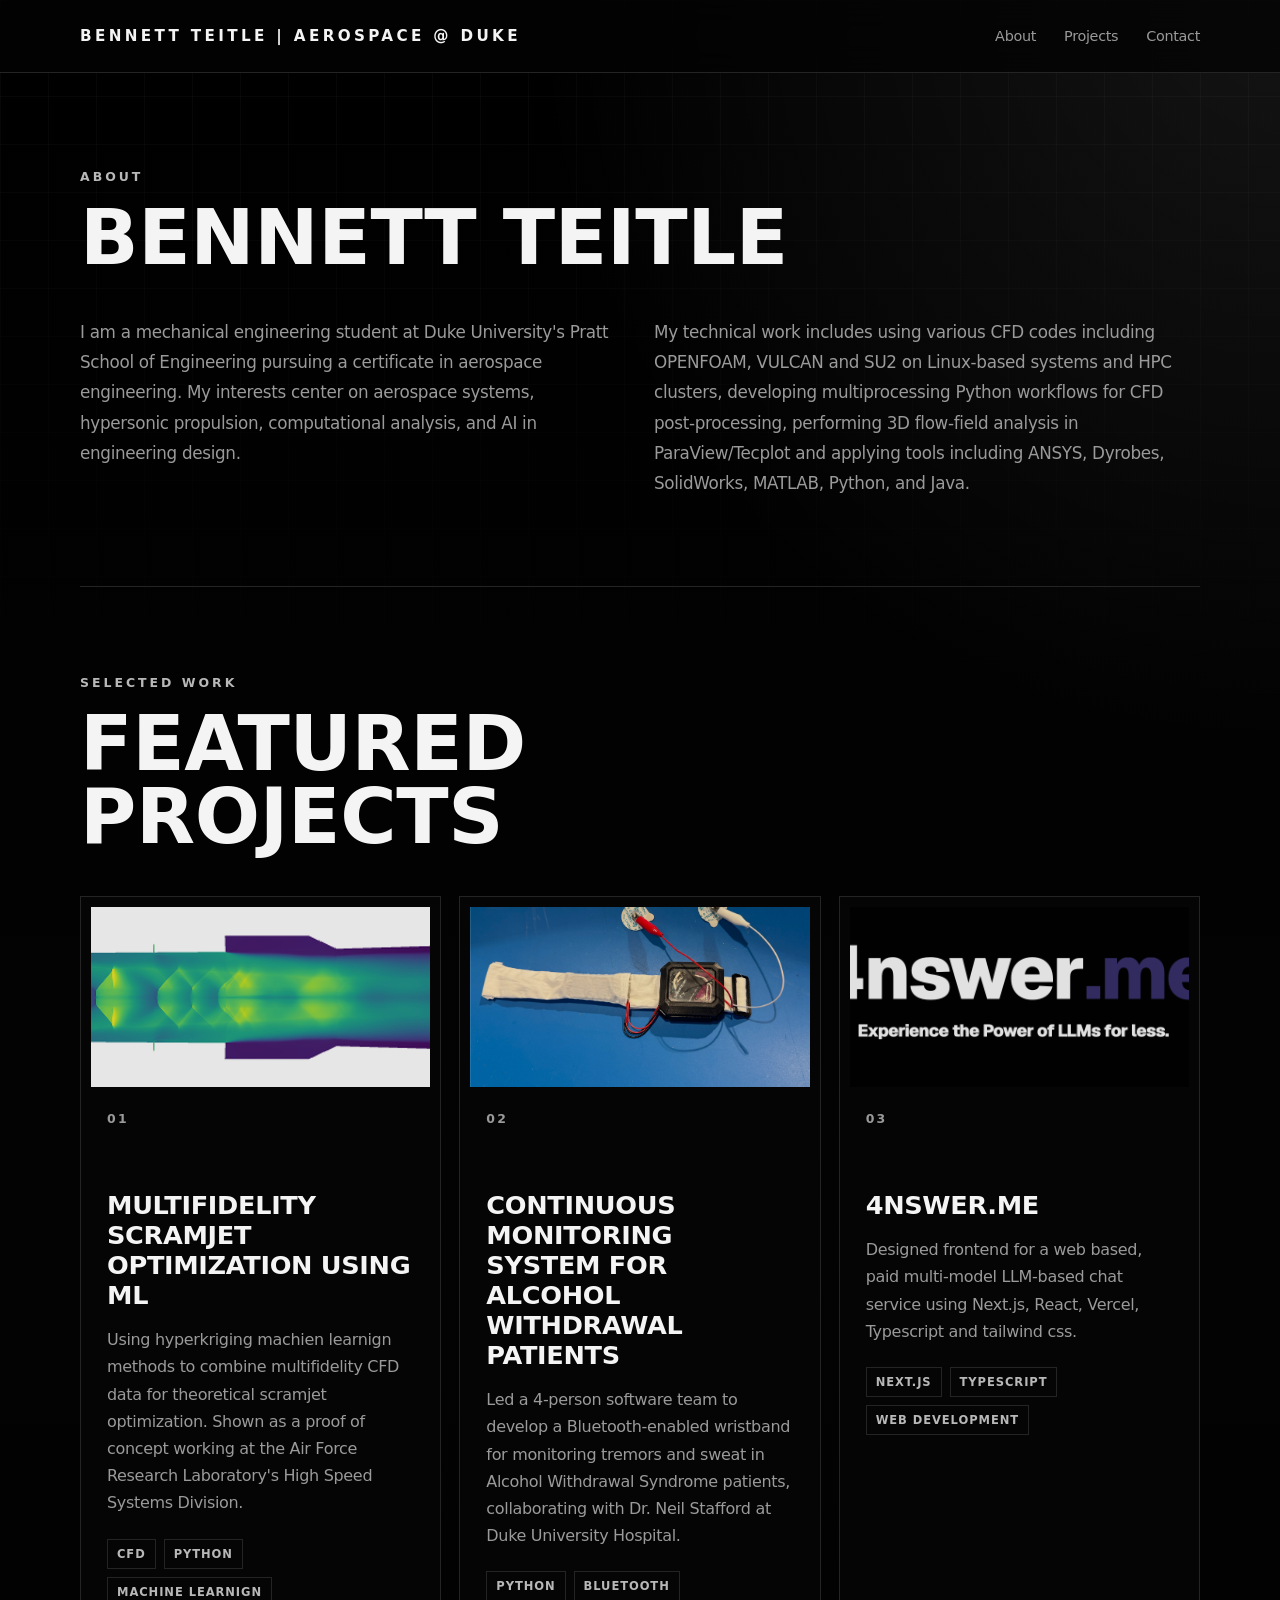
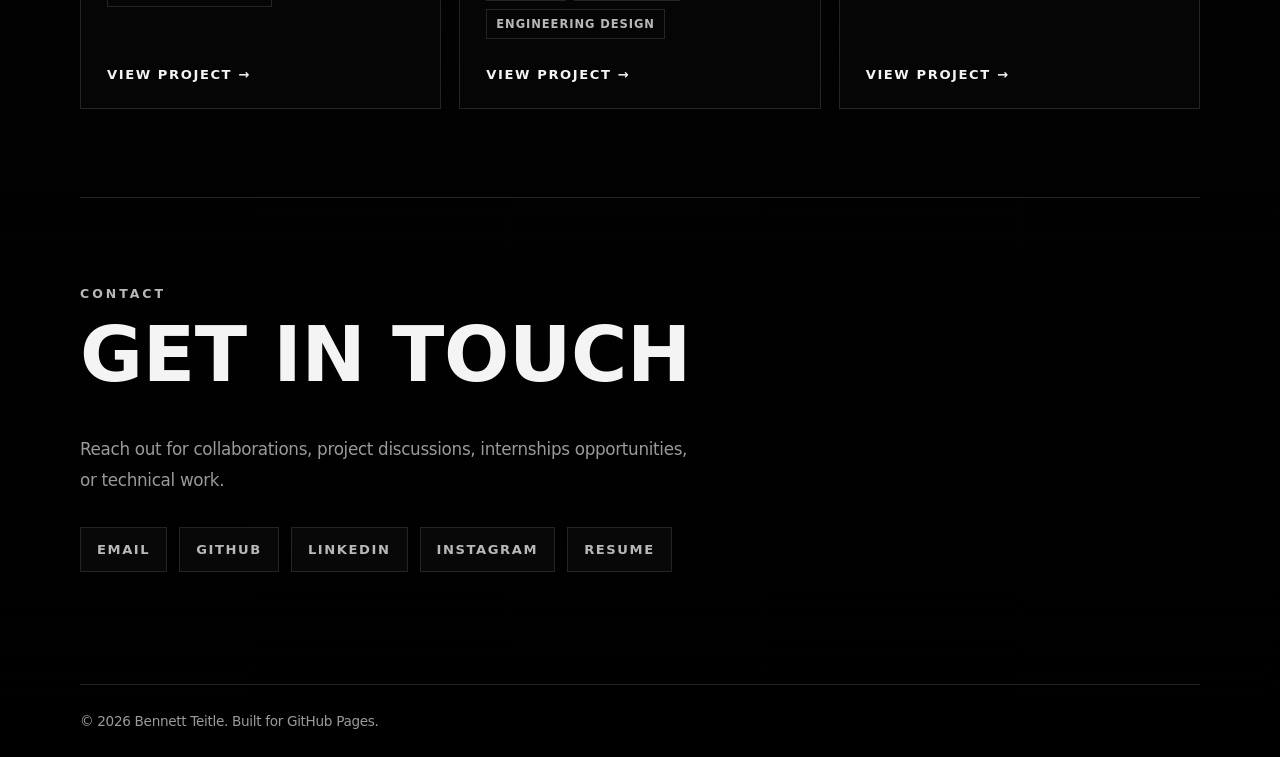
<file: index.html>
<!doctype html>
<html lang="en">
  <head>
    <meta charset="UTF-8" />
    <meta name="viewport" content="width=device-width, initial-scale=1.0" />
    <title>Bennett Teitle | Portfolio</title>
    <meta
      name="description"
      content="Portfolio website for Bennett Teitle featuring projects, background, and contact links."
    />
    <link rel="stylesheet" href="styles.css" />
  </head>

  <body>
    <header class="site-header">
      <nav class="nav">
        <a href="#" class="logo">BENNETT TEITLE | AEROSPACE @ DUKE</a>

        <div class="nav-links">
          <a href="#about">About</a>
          <a href="#projects">Projects</a>
          <a href="#contact">Contact</a>
        </div>
      </nav>
    </header>

    <main>
      <section id="about" class="section first-section">
        <div class="section-heading">
          <p class="eyebrow">About</p>
          <h1>Bennett Teitle</h1>
        </div>

        <div class="about-grid">
          <p>
            I am a mechanical engineering student at Duke University's Pratt
            School of Engineering pursuing a certificate in aerospace
            engineering. My interests center on aerospace systems, hypersonic propulsion,
            computational analysis, and AI in engineering design.
          </p>

          <p>
            My technical work includes using various CFD codes including OPENFOAM, VULCAN and SU2 on
            Linux-based systems and HPC clusters, developing multiprocessing Python
            workflows for CFD post-processing, performing 3D flow-field analysis
            in ParaView/Tecplot and applying tools including ANSYS, Dyrobes,
            SolidWorks, MATLAB, Python, and Java.
          </p>

        </div>
      </section>

      <section id="projects" class="section">
        <div class="section-heading">
          <p class="eyebrow">Selected Work</p>
          <h2>Featured projects</h2>
        </div>

        <div class="project-grid">
          <article class="project-card">
            <div class="project-number">01</div>
            <h3>Multifidelity Scramjet Optimization using ML</h3>
            <p>
              Using hyperkriging machien learnign methods to combine multifidelity CFD data for theoretical scramjet optimization. 
              Shown as a proof of concept working at the Air Force Research Laboratory's High Speed Systems Division.
            </p>
            <div class="tags">
              <span>CFD</span>
              <span>Python</span>
              <span>Machine Learnign</span>
            </div>
            <a href="scramjet-optimization.html" class="project-link">View Project</a>
          </article>

          <article class="project-card">
            <div class="project-number">02</div>
            <h3>Continuous Monitoring System for Alcohol Withdrawal Patients</h3>
            <p>
              Led a 4-person software team to develop a Bluetooth-enabled wristband for monitoring tremors and sweat in Alcohol Withdrawal Syndrome patients, 
              collaborating with Dr. Neil Stafford at Duke University Hospital.
            </p>
            <div class="tags">
              <span>Python</span>
              <span>Bluetooth</span>
              <span>Engineering Design</span>
            </div>
            <a href="alcohol-withdrawal-monitor.html" class="project-link">View Project</a>
          </article>

          <article class="project-card">
            <div class="project-number">03</div>
            <h3>4nswer.me</h3>
            <p>
              Designed frontend for a web based, paid multi-model LLM-based chat service using Next.js, React, Vercel, Typescript and tailwind css.
            </p>
            <div class="tags">
              <span>Next.js</span>
              <span>Typescript</span>
              <span>Web Development</span>
            </div>
            <a href="4nswerme.html" class="project-link">View Project</a>
          </article>
        </div>
      </section>

      <section id="contact" class="section contact-section">
        <div class="section-heading">
          <p class="eyebrow">Contact</p>
          <h2>Get in touch</h2>
        </div>

        <p class="contact-copy">
          Reach out for collaborations, project discussions, internships opportunities, or technical work.
        </p>

        <div class="contact-links">
          <a href="mailto:bennett.teitle@duke.edu">Email</a>
          <a
            href="https://github.com/yf23-enthusiast"
            target="_blank"
            rel="noreferrer"
          >
            GitHub
          </a>
          <a
            href="https://www.linkedin.com/in/bennett-teitle-175110246/"
            target="_blank"
            rel="noreferrer"
          >
            LinkedIn
          </a>
          <a href="https://www.instagram.com/bennett_teitle/" target="_blank" rel="noreferrer">
            Instagram
          </a>
          <a href="#" target="_blank" rel="noreferrer">Resume</a>
        </div>
      </section>
    </main>

    <footer class="footer">
      <p>© 2026 Bennett Teitle. Built for GitHub Pages.</p>
    </footer>
  </body>
</html>
</file>
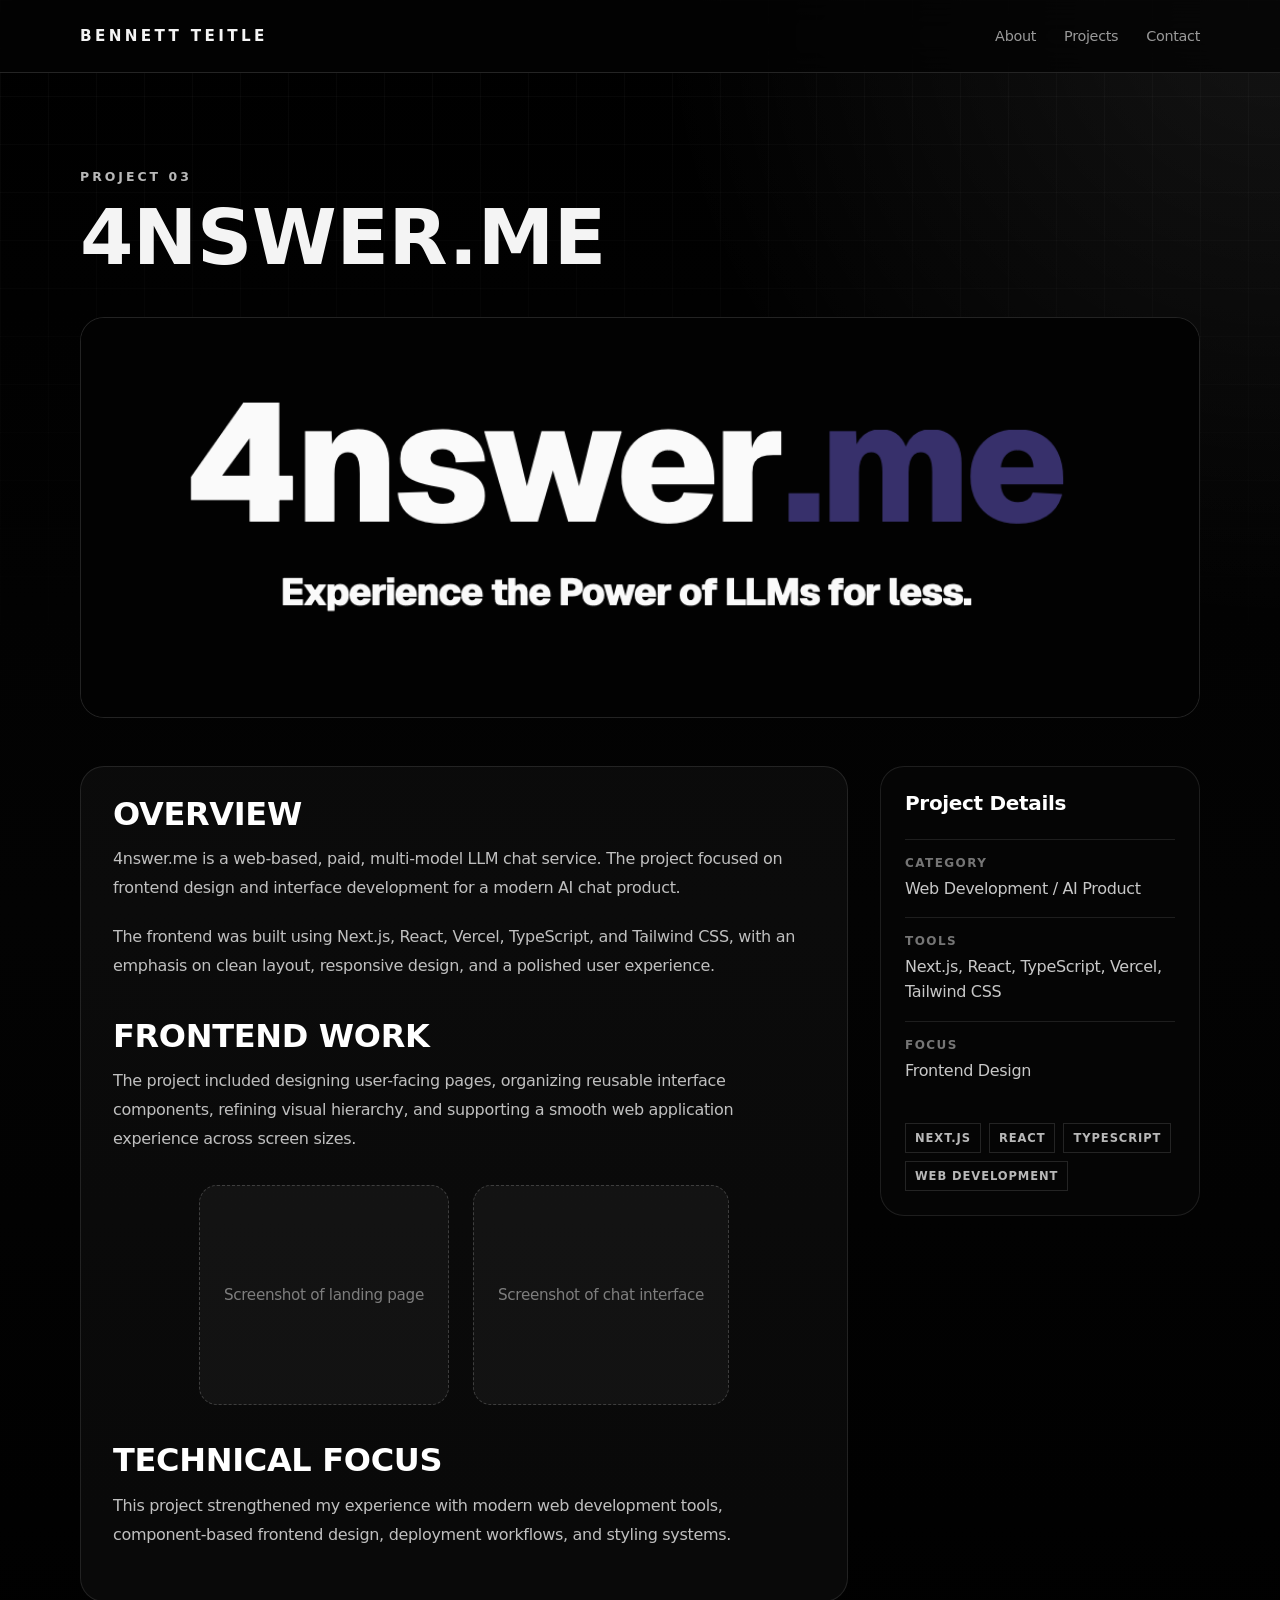
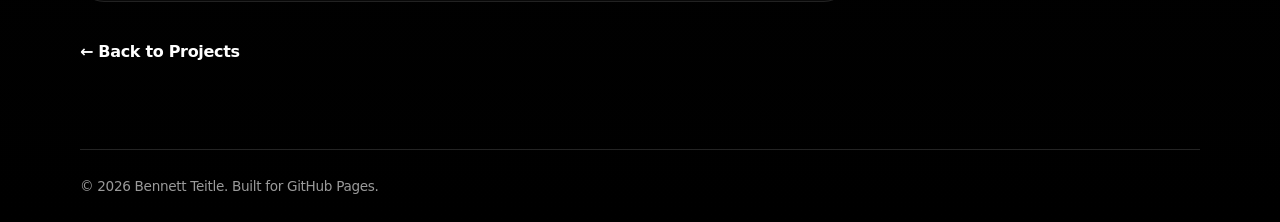
<file: 4nswerme.html>
<!doctype html>
<html lang="en">
  <head>
    <meta charset="UTF-8" />
    <meta name="viewport" content="width=device-width, initial-scale=1.0" />
    <title>4nswer.me | Bennett Teitle</title>
    <meta
      name="description"
      content="Frontend design project for 4nswer.me, a paid multi-model LLM chat service."
    />
    <link rel="stylesheet" href="styles.css" />
  </head>

  <body>
    <header class="site-header">
      <nav class="nav">
        <a href="index.html" class="logo">BENNETT TEITLE</a>

        <div class="nav-links">
          <a href="index.html#about">About</a>
          <a href="index.html#projects">Projects</a>
          <a href="index.html#contact">Contact</a>
        </div>
      </nav>
    </header>

    <main>
      <section class="section first-section project-detail">
        <div class="section-heading">
          <p class="eyebrow">Project 03</p>
          <h1>4nswer.me</h1>
        </div>

        <div class="project-hero-image">
          <img src="4nswerme.png" alt="4nswer.me website preview" />
        </div>

        <div class="project-detail-grid">
          <div class="project-detail-main">
            <h2>Overview</h2>
            <p>
              4nswer.me is a web-based, paid, multi-model LLM chat service. The
              project focused on frontend design and interface development for a
              modern AI chat product.
            </p>

            <p>
              The frontend was built using Next.js, React, Vercel, TypeScript,
              and Tailwind CSS, with an emphasis on clean layout, responsive
              design, and a polished user experience.
            </p>

            <h2>Frontend Work</h2>
            <p>
              The project included designing user-facing pages, organizing
              reusable interface components, refining visual hierarchy, and
              supporting a smooth web application experience across screen
              sizes.
            </p>

            <div class="image-row">
              <div class="image-placeholder">
                <p>Screenshot of landing page</p>
              </div>
              <div class="image-placeholder">
                <p>Screenshot of chat interface</p>
              </div>
            </div>

            <h2>Technical Focus</h2>
            <p>
              This project strengthened my experience with modern web
              development tools, component-based frontend design, deployment
              workflows, and styling systems.
            </p>
          </div>

          <aside class="project-detail-sidebar">
            <h3>Project Details</h3>

            <div class="detail-item">
              <span>Category</span>
              <p>Web Development / AI Product</p>
            </div>

            <div class="detail-item">
              <span>Tools</span>
              <p>Next.js, React, TypeScript, Vercel, Tailwind CSS</p>
            </div>

            <div class="detail-item">
              <span>Focus</span>
              <p>Frontend Design</p>
            </div>

            <div class="tags detail-tags">
              <span>Next.js</span>
              <span>React</span>
              <span>TypeScript</span>
              <span>Web Development</span>
            </div>
          </aside>
        </div>

        <a href="index.html#projects" class="back-link">← Back to Projects</a>
      </section>
    </main>

    <footer class="footer">
      <p>© 2026 Bennett Teitle. Built for GitHub Pages.</p>
    </footer>
  </body>
</html>
</file>
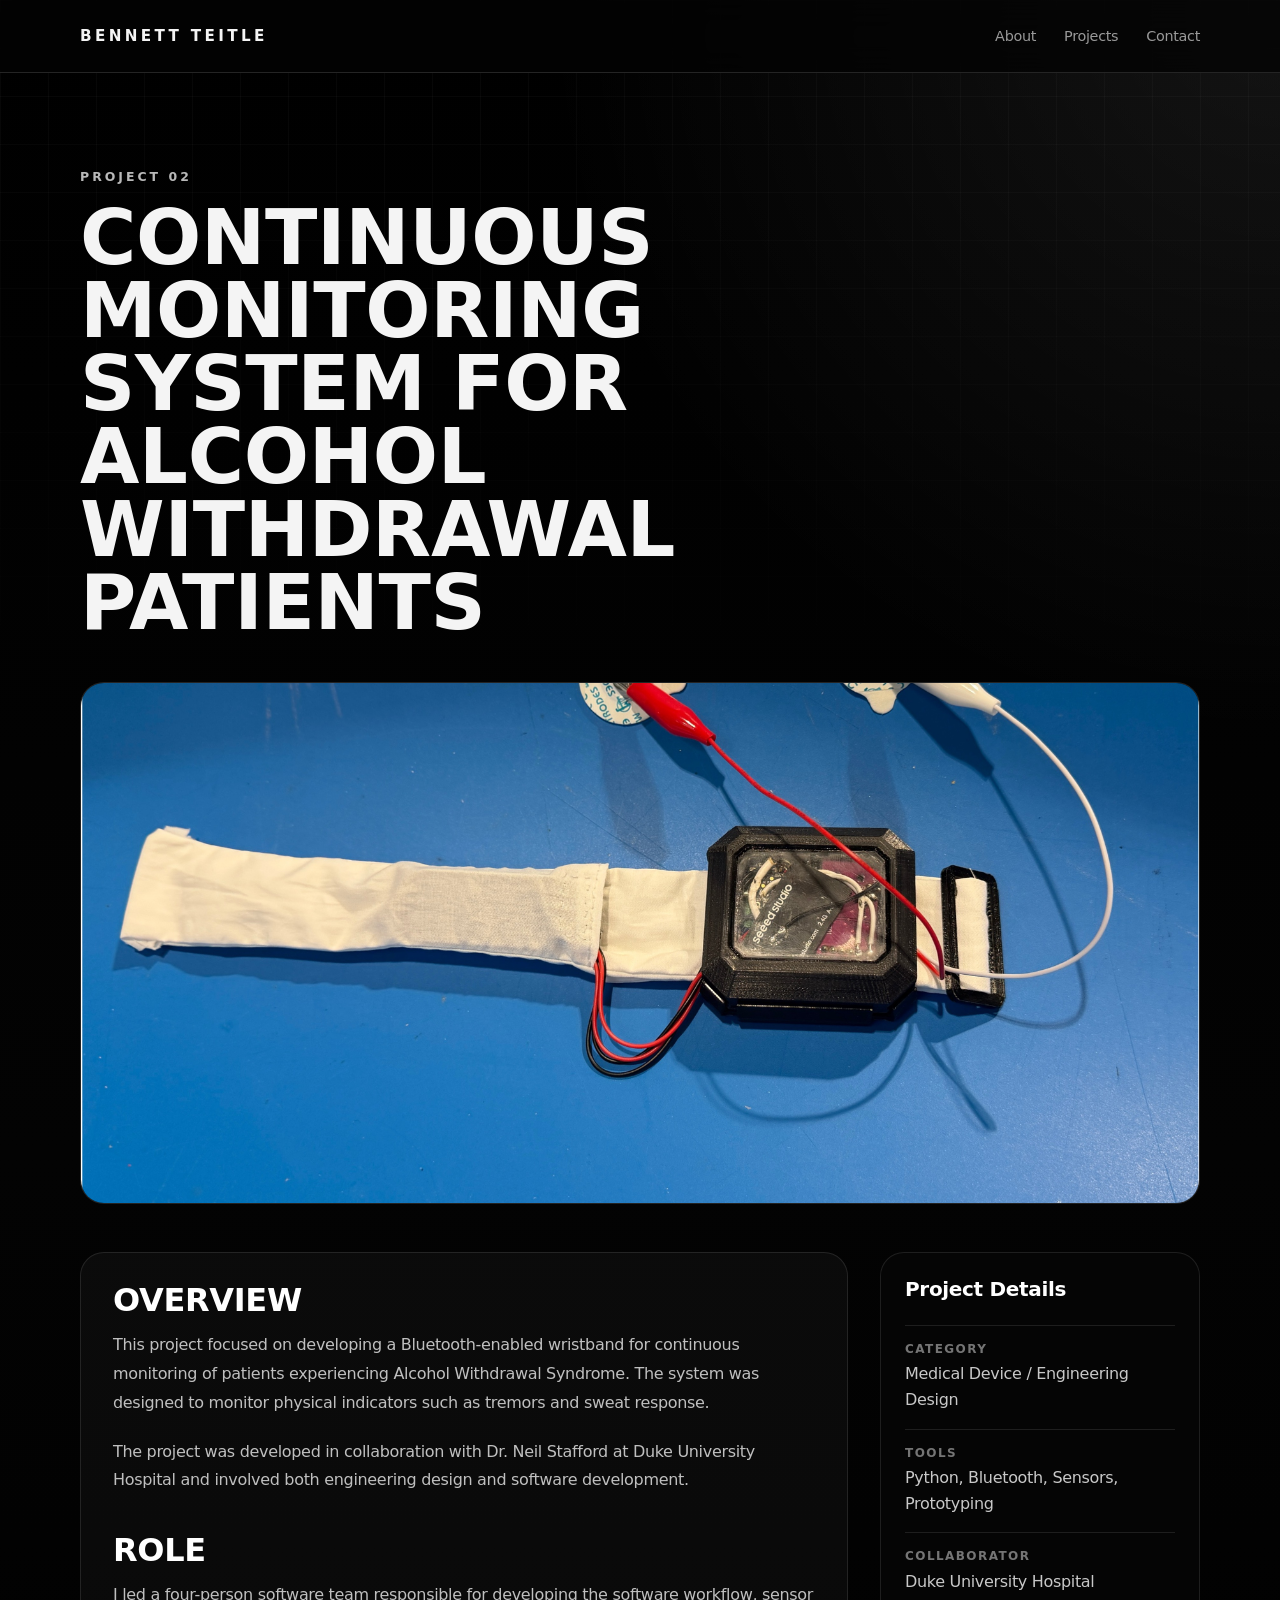
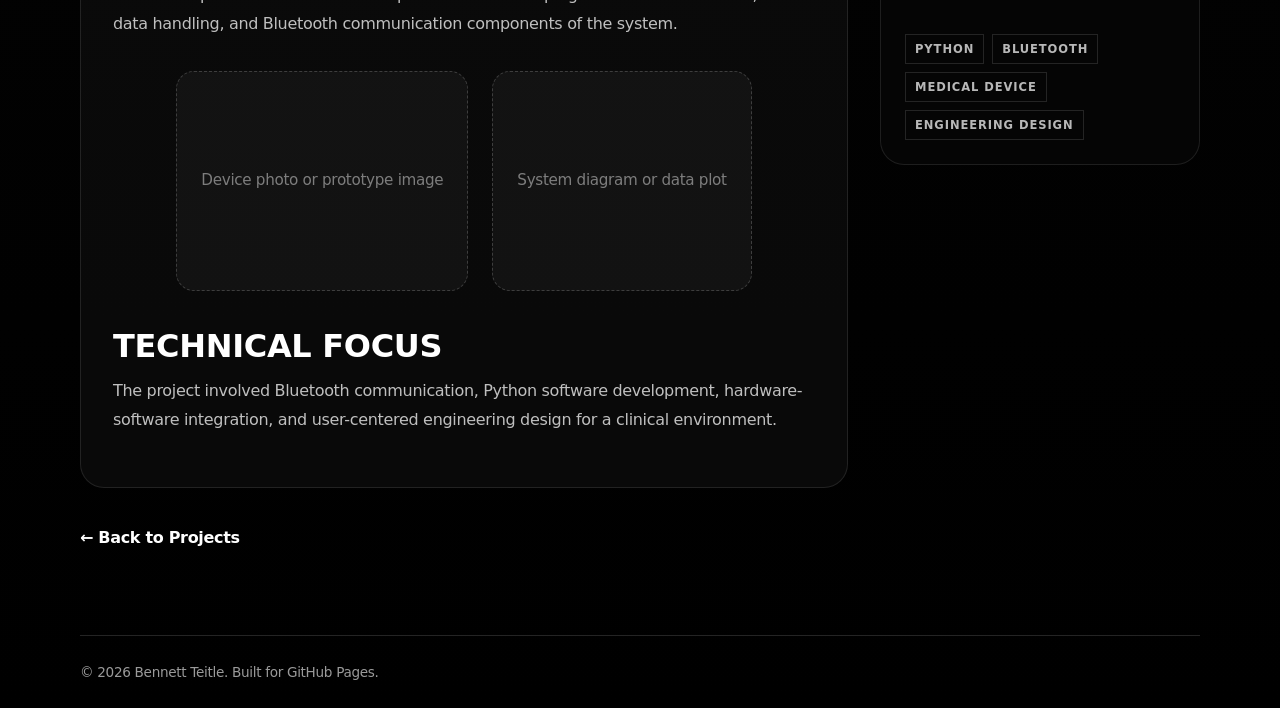
<file: alcohol-withdrawal-monitor.html>
<!doctype html>
<html lang="en">
  <head>
    <meta charset="UTF-8" />
    <meta name="viewport" content="width=device-width, initial-scale=1.0" />
    <title>Alcohol Withdrawal Monitoring System | Bennett Teitle</title>
    <meta
      name="description"
      content="Continuous monitoring system for Alcohol Withdrawal Syndrome patients."
    />
    <link rel="stylesheet" href="styles.css" />
  </head>

  <body>
    <header class="site-header">
      <nav class="nav">
        <a href="index.html" class="logo">BENNETT TEITLE</a>

        <div class="nav-links">
          <a href="index.html#about">About</a>
          <a href="index.html#projects">Projects</a>
          <a href="index.html#contact">Contact</a>
        </div>
      </nav>
    </header>

    <main>
      <section class="section first-section project-detail">
        <div class="section-heading">
          <p class="eyebrow">Project 02</p>
          <h1>Continuous Monitoring System for Alcohol Withdrawal Patients</h1>
        </div>

        <div class="project-hero-image">
          <img
            src="Band.jpg"
            alt="Bluetooth-enabled wristband monitoring device"
          />
        </div>

        <div class="project-detail-grid">
          <div class="project-detail-main">
            <h2>Overview</h2>
            <p>
              This project focused on developing a Bluetooth-enabled wristband
              for continuous monitoring of patients experiencing Alcohol
              Withdrawal Syndrome. The system was designed to monitor physical
              indicators such as tremors and sweat response.
            </p>

            <p>
              The project was developed in collaboration with Dr. Neil Stafford
              at Duke University Hospital and involved both engineering design
              and software development.
            </p>

            <h2>Role</h2>
            <p>
              I led a four-person software team responsible for developing the
              software workflow, sensor data handling, and Bluetooth
              communication components of the system.
            </p>

            <div class="image-row">
              <div class="image-placeholder">
                <p>Device photo or prototype image</p>
              </div>
              <div class="image-placeholder">
                <p>System diagram or data plot</p>
              </div>
            </div>

            <h2>Technical Focus</h2>
            <p>
              The project involved Bluetooth communication, Python software
              development, hardware-software integration, and user-centered
              engineering design for a clinical environment.
            </p>
          </div>

          <aside class="project-detail-sidebar">
            <h3>Project Details</h3>

            <div class="detail-item">
              <span>Category</span>
              <p>Medical Device / Engineering Design</p>
            </div>

            <div class="detail-item">
              <span>Tools</span>
              <p>Python, Bluetooth, Sensors, Prototyping</p>
            </div>

            <div class="detail-item">
              <span>Collaborator</span>
              <p>Duke University Hospital</p>
            </div>

            <div class="tags detail-tags">
              <span>Python</span>
              <span>Bluetooth</span>
              <span>Medical Device</span>
              <span>Engineering Design</span>
            </div>
          </aside>
        </div>

        <a href="index.html#projects" class="back-link">← Back to Projects</a>
      </section>
    </main>

    <footer class="footer">
      <p>© 2026 Bennett Teitle. Built for GitHub Pages.</p>
    </footer>
  </body>
</html>
</file>
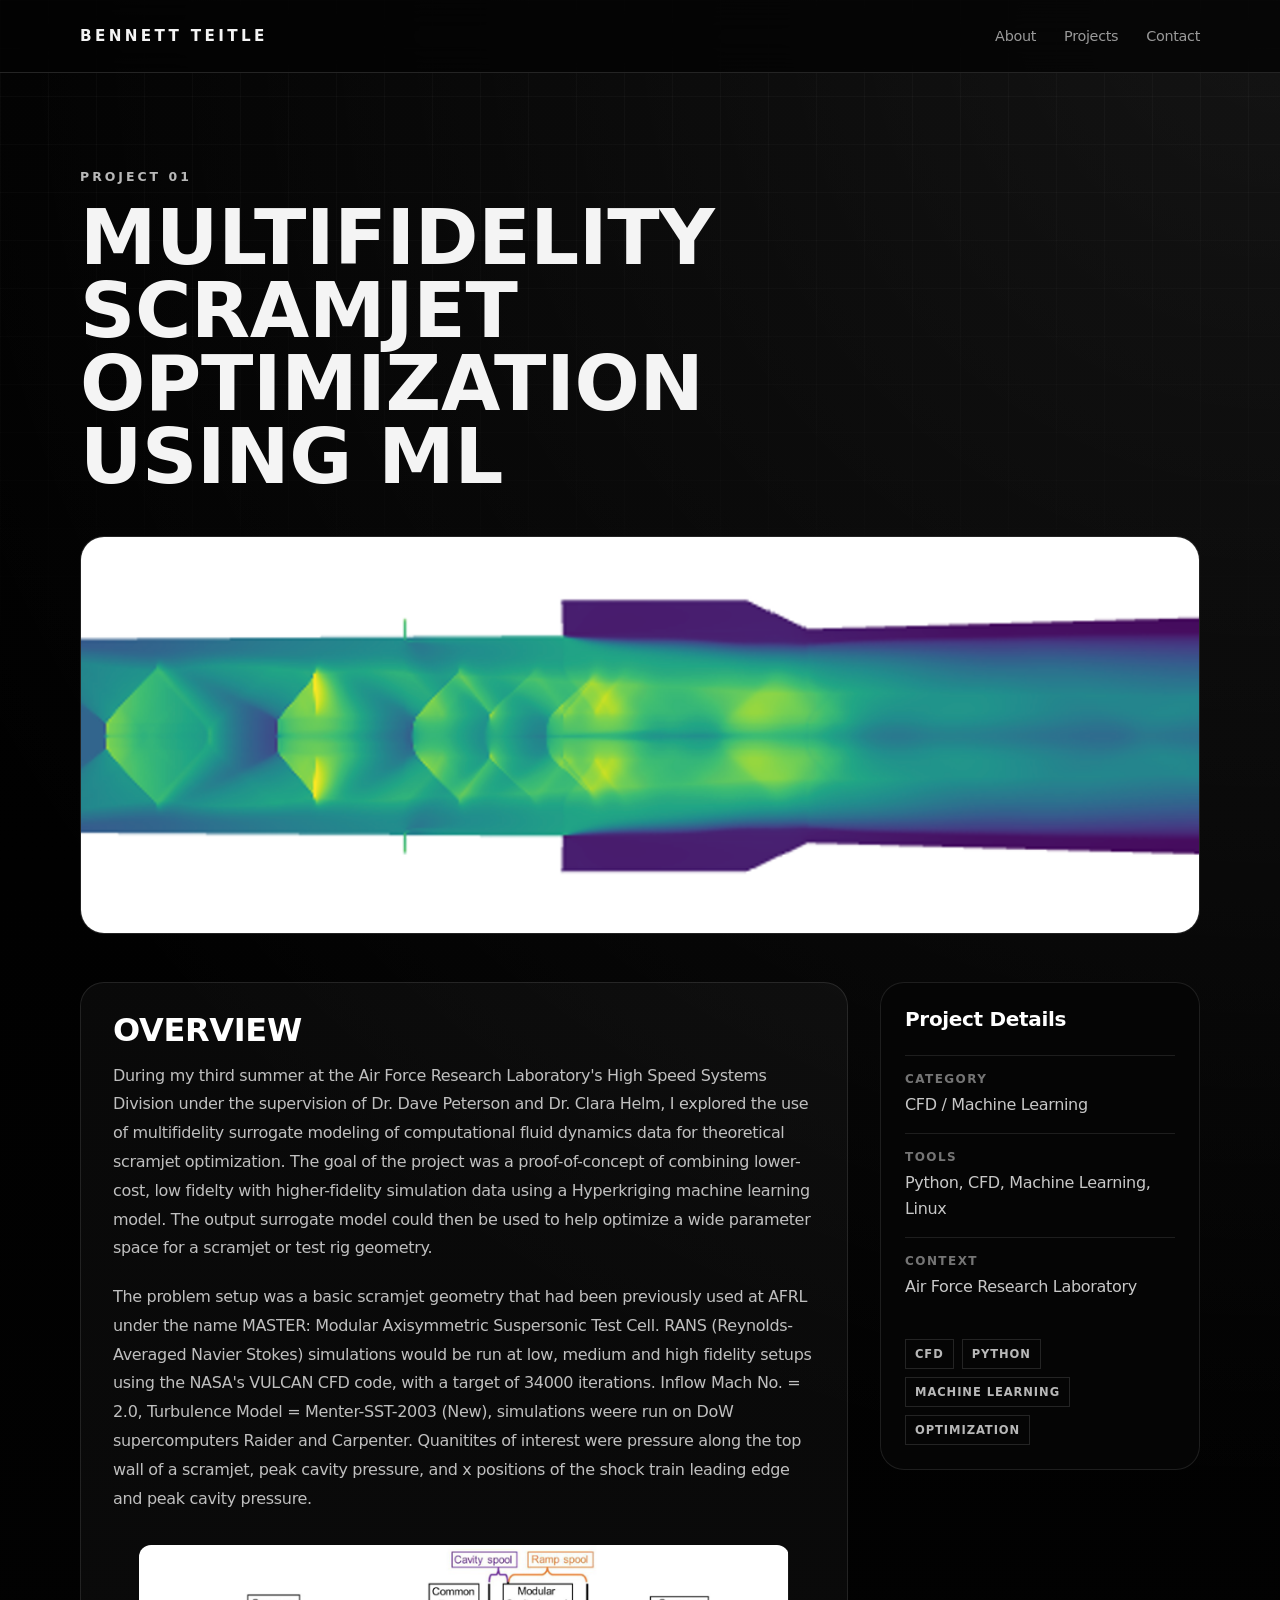
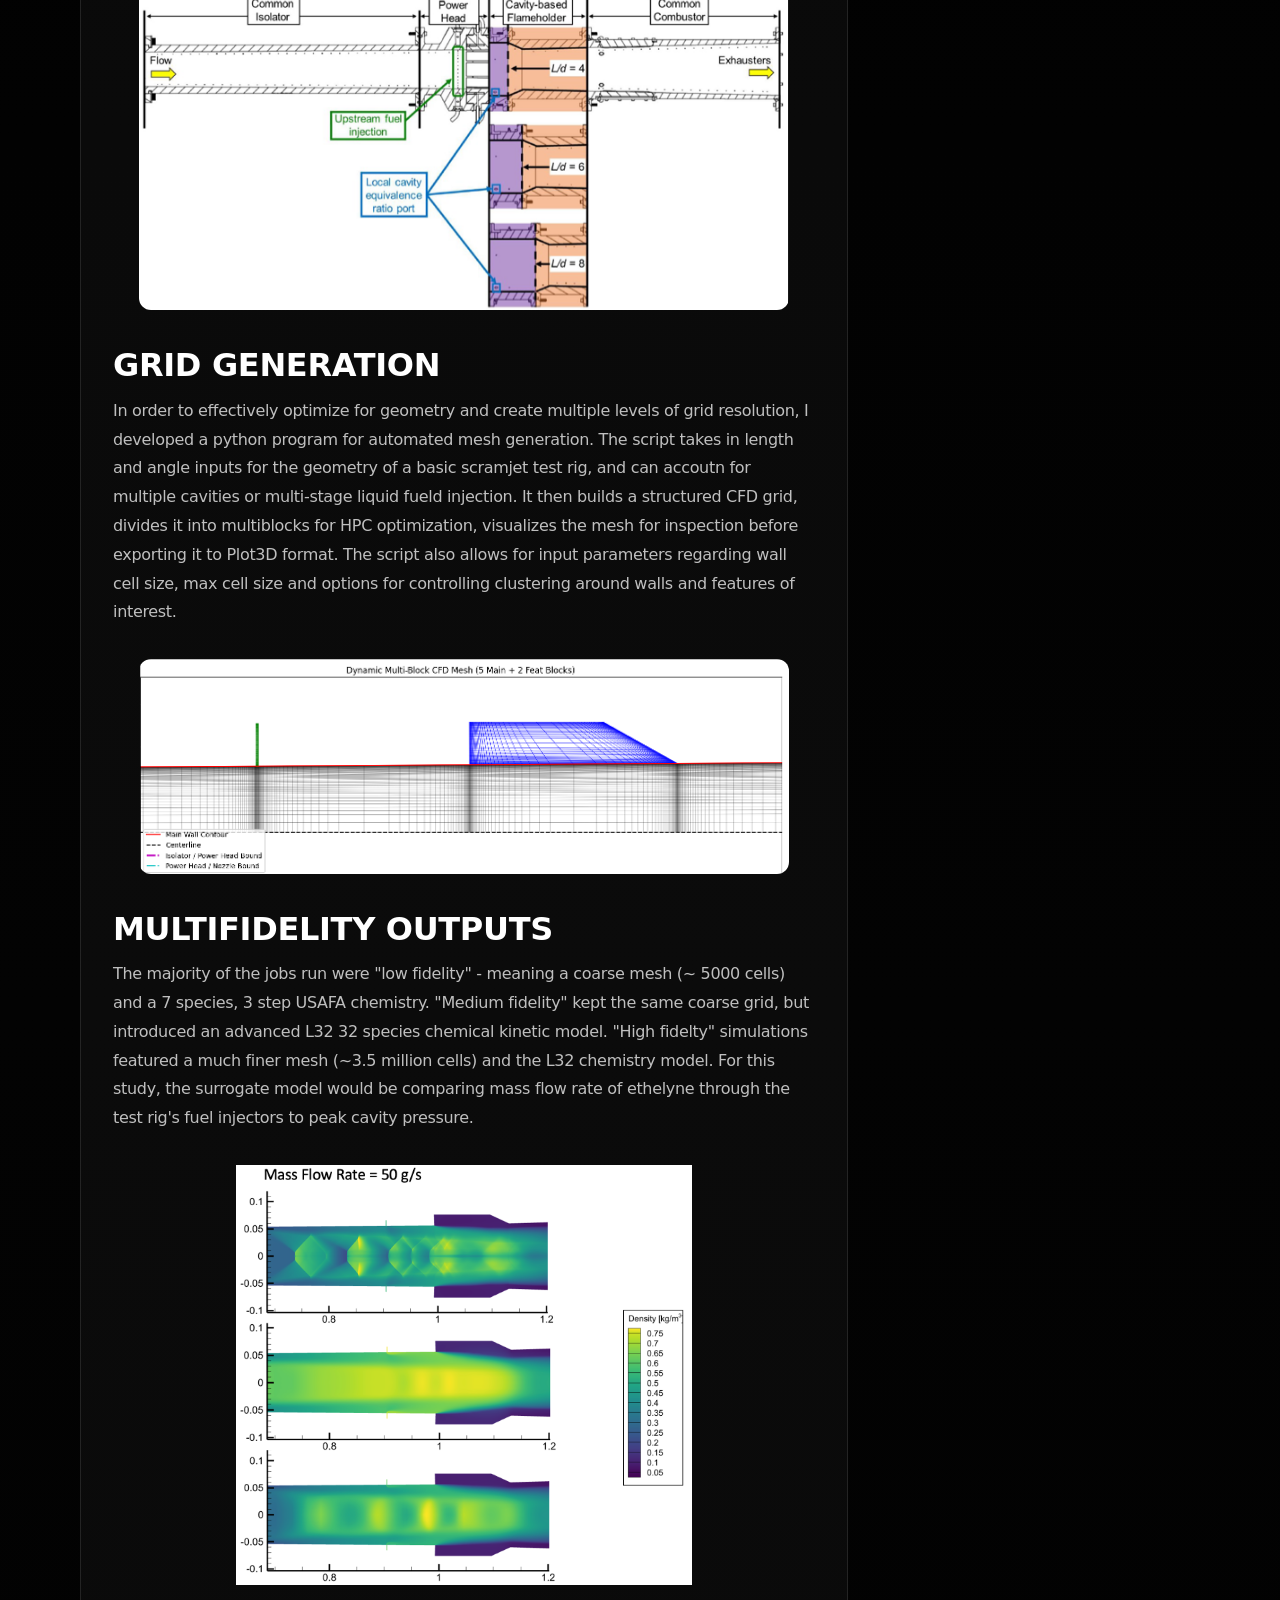
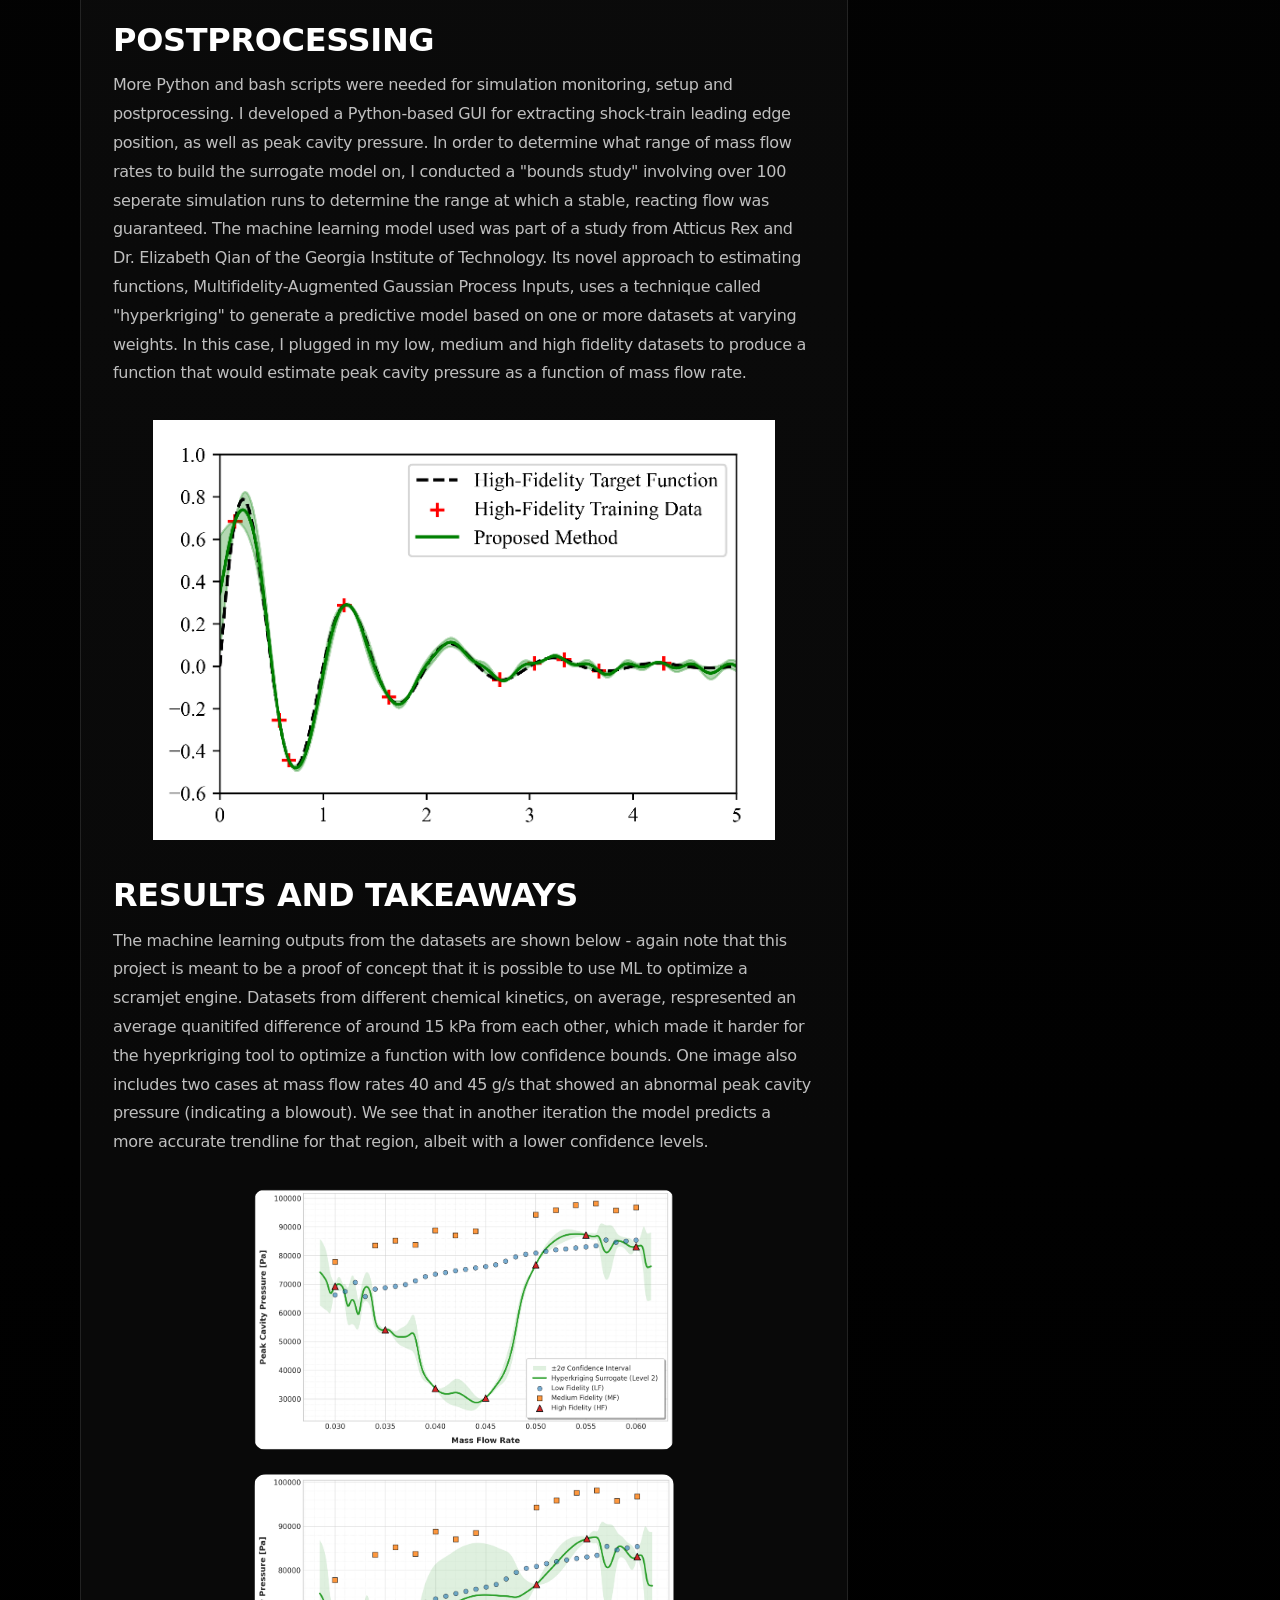
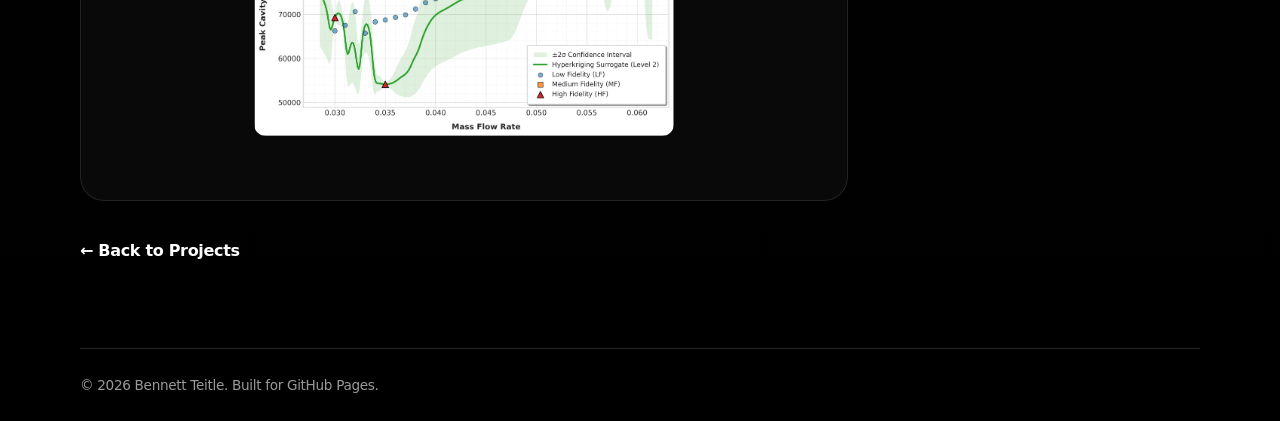
<file: scramjet-optimization.html>
<!doctype html>
<html lang="en">
  <head>
    <meta charset="UTF-8" />
    <meta name="viewport" content="width=device-width, initial-scale=1.0" />
    <title>Scramjet Optimization | Bennett Teitle</title>
    <meta
      name="description"
      content="Multifidelity scramjet optimization project using machine learning and CFD data."
    />
    <link rel="stylesheet" href="styles.css" />
  </head>

  <body>
    <header class="site-header">
      <nav class="nav">
        <a href="index.html" class="logo">BENNETT TEITLE</a>

        <div class="nav-links">
          <a href="index.html#about">About</a>
          <a href="index.html#projects">Projects</a>
          <a href="index.html#contact">Contact</a>
        </div>
      </nav>
    </header>

    <main>
      <section class="section first-section project-detail">
        <div class="section-heading">
          <p class="eyebrow">Project 01</p>
          <h1>Multifidelity Scramjet Optimization using ML</h1>
        </div>

        <div class="project-hero-image">
          <img
            src="MLscramjet.png"
            alt="Visualization related to multifidelity scramjet optimization"
          />
        </div>

        <div class="project-detail-grid">
          <div class="project-detail-main">
            <h2>Overview</h2>
            <p>
              During my third summer at the Air Force Research Laboratory's High Speed Systems Division under the 
              supervision of Dr. Dave Peterson and Dr. Clara Helm, I explored the use of multifidelity surrogate modeling of computational fluid
              dynamics data for theoretical scramjet optimization. The goal of the project was a proof-of-concept 
              of combining lower-cost, low fidelty with higher-fidelity simulation data using a Hyperkriging machine learning model. The output surrogate model could then 
              be used to help optimize a wide parameter space for a scramjet or test rig geometry.
            </p>
            
            <p>
              The problem setup was a basic scramjet geometry that had been previously used at AFRL under the name MASTER: Modular Axisymmetric Suspersonic Test Cell. 
              RANS (Reynolds-Averaged Navier Stokes) simulations would be run at low, medium and high fidelity setups using the NASA's VULCAN CFD code, with a target of 34000 iterations.
              Inflow Mach No. = 2.0, Turbulence Model = Menter-SST-2003 (New), simulations weere run on DoW supercomputers Raider and Carpenter. Quanitites of interest were pressure along
              the top wall of a scramjet, peak cavity pressure, and x positions of the shock train leading edge and peak cavity pressure. 
            </p>
            
            <div class="image-row">
                <img
                  src="scramjet_images/master.png"
                  alt="MASTER scramjet test-cell geometry used for CFD simulations"
                  class="project-inline-image"
                />
            </div>

            <h2>Grid Generation</h2>
            <p>
              In order to effectively optimize for geometry and create multiple levels of grid resolution, I developed a python program for automated mesh generation. 
              The script takes in length and angle inputs for the geometry of a basic scramjet test rig, and can accoutn for multiple cavities or multi-stage liquid fueld injection.
              It then builds a structured CFD grid, divides it into multiblocks for HPC optimization, visualizes the mesh for inspection before exporting it to Plot3D format.
              The script also allows for input parameters regarding wall cell size, max cell size and options for controlling clustering around walls and features of interest. 
            </p>

            <div class="image-row">
                <img
                  src="scramjet_images/mesh.png"
                  alt="Structured CFD mesh generated for the scramjet geometry"
                  class="project-inline-image"
                />
            </div>

            <h2>Multifidelity Outputs</h2>
            <p>
              The majority of the jobs run were "low fidelity" - meaning a coarse mesh (~ 5000 cells) and a 7 species, 3 step USAFA chemistry. "Medium fidelity" kept the same coarse grid, but introduced an 
              advanced L32 32 species chemical kinetic model. "High fidelty" simulations featured a much finer mesh (~3.5 million cells) and the L32 chemistry model. For this study, the surrogate model would be 
              comparing mass flow rate of ethelyne through the test rig's fuel injectors to peak cavity pressure. 
            </p>
            
            <div class="image-row">
                <img
                  src="scramjet_images/levels.png"
                  alt="Low, medium, and high fidelity scramjet simulation levels"
                  class="project-inline-image"
                />
            </div>

            <h2>Postprocessing</h2>
            <p>
              More Python and bash scripts were needed for simulation monitoring, setup and postprocessing. I developed a Python-based GUI for extracting shock-train
              leading edge position, as well as peak cavity pressure. In order to determine what range of mass flow rates to build the surrogate model on,
              I conducted a "bounds study" involving over 100 seperate simulation runs to determine the range at which a stable, reacting flow was guaranteed. 
              The machine learning model used was part of a study from Atticus Rex and Dr. Elizabeth Qian of the Georgia Institute of Technology. Its novel approach to
              estimating functions, Multifidelity-Augmented Gaussian Process Inputs, uses a technique called "hyperkriging" to generate a predictive model based on one or more datasets at varying weights.
              In this case, I plugged in my low, medium and high fidelity datasets to produce a function that would estimate peak cavity pressure as a function of mass flow rate.
            </p>
            
            <div class="image-row">
                <img
                  src="scramjet_images/hyperkriging.png"
                  alt="Hyperkriging surrogate modeling output for multifidelity data"
                  class="project-inline-image"
                />
            </div>

            <h2>Results and Takeaways</h2>
            <p>
              The machine learning outputs from the datasets are shown below - again note that this project is meant to be a proof of concept that it is possible to use ML to
              optimize a scramjet engine. Datasets from different chemical kinetics, on average, respresented an average quanitifed difference of around 15 kPa from each other,
              which made it harder for the hyeprkriging tool to optimize a function with low confidence bounds. One image also includes two cases at mass flow rates 40 and 45 g/s 
              that showed an abnormal peak cavity pressure (indicating a blowout). We see that in another iteration the model predicts a more accurate trendline for that region, albeit
              with a lower confidence levels.
            </p>

            <div class="image-row two-images">
                <img
                  src="scramjet_images/multifid1.png"
                  alt="Multifidelity surrogate model result with blowout cases"
                  class="project-inline-image"
                />
                <img
                  src="scramjet_images/multifid2.png"
                  alt="Updated multifidelity surrogate model result with confidence bounds"
                  class="project-inline-image"
                />
            </div>

          </div>

          <aside class="project-detail-sidebar">
            <h3>Project Details</h3>

            <div class="detail-item">
              <span>Category</span>
              <p>CFD / Machine Learning</p>
            </div>

            <div class="detail-item">
              <span>Tools</span>
              <p>Python, CFD, Machine Learning, Linux</p>
            </div>

            <div class="detail-item">
              <span>Context</span>
              <p>Air Force Research Laboratory</p>
            </div>

            <div class="tags detail-tags">
              <span>CFD</span>
              <span>Python</span>
              <span>Machine Learning</span>
              <span>Optimization</span>
            </div>
          </aside>
        </div>

        <a href="index.html#projects" class="back-link">← Back to Projects</a>
      </section>
    </main>

    <footer class="footer">
      <p>© 2026 Bennett Teitle. Built for GitHub Pages.</p>
    </footer>
  </body>
</html>
</file>
<file: styles.css>
:root {
    --bg: #030303;
    --panel: #0e0e0e;
    --panel-light: #151515;
    --text: #f4f4f4;
    --muted: #9a9a9a;
    --line: #242424;
    --accent-soft: #b8b8b8;
    --max-width: 1120px;
  }
  
  * {
    box-sizing: border-box;
    margin: 0;
    padding: 0;
  }
  
  html {
    scroll-behavior: smooth;
  }
  
  body {
    min-height: 100vh;
    background:
      radial-gradient(
        circle at top right,
        rgba(255, 255, 255, 0.08),
        transparent 28%
      ),
      linear-gradient(180deg, #000000 0%, var(--bg) 50%, #000000 100%);
    color: var(--text);
    font-family:
      Inter, ui-sans-serif, system-ui, -apple-system, BlinkMacSystemFont,
      "Segoe UI", sans-serif;
    letter-spacing: -0.02em;
  }
  
  body::before {
    position: fixed;
    inset: 0;
    z-index: -1;
    content: "";
    background-image:
      linear-gradient(rgba(255, 255, 255, 0.03) 1px, transparent 1px),
      linear-gradient(90deg, rgba(255, 255, 255, 0.03) 1px, transparent 1px);
    background-size: 48px 48px;
    mask-image: linear-gradient(to bottom, black, transparent 85%);
  }
  
  a {
    color: inherit;
    text-decoration: none;
  }
  
  .site-header {
    position: sticky;
    top: 0;
    z-index: 20;
    border-bottom: 1px solid var(--line);
    background: rgba(3, 3, 3, 0.76);
    backdrop-filter: blur(18px);
  }
  
  .nav {
    display: flex;
    align-items: center;
    justify-content: space-between;
    width: min(100% - 32px, var(--max-width));
    height: 72px;
    margin: 0 auto;
  }
  
  .logo {
    font-size: 0.95rem;
    font-weight: 800;
    letter-spacing: 0.22em;
  }
  
  .nav-links {
    display: flex;
    gap: 28px;
  }
  
  .nav-links a {
    color: var(--muted);
    font-size: 0.9rem;
    transition:
      color 180ms ease,
      transform 180ms ease;
  }
  
  .nav-links a:hover {
    color: var(--text);
    transform: translateY(-1px);
  }
  
  .section {
    width: min(100% - 32px, var(--max-width));
    margin: 0 auto;
    padding: 88px 0;
    border-top: 1px solid var(--line);
  }
  
  .first-section {
    border-top: none;
    padding-top: 96px;
  }
  
  .section-heading {
    max-width: 760px;
    margin-bottom: 42px;
  }
  
  .eyebrow {
    margin-bottom: 18px;
    color: var(--accent-soft);
    font-size: 0.78rem;
    font-weight: 700;
    letter-spacing: 0.24em;
    text-transform: uppercase;
  }
  
  h1,
  h2 {
    font-size: clamp(2.6rem, 6vw, 5rem);
    font-weight: 800;
    line-height: 0.95;
    text-transform: uppercase;
  }
  
  .about-grid {
    display: grid;
    grid-template-columns: repeat(2, minmax(0, 1fr));
    gap: 28px;
  }
  
  .about-grid p,
  .contact-copy {
    color: var(--muted);
    font-size: 1.05rem;
    line-height: 1.8;
  }
  
  .project-grid {
    display: grid;
    grid-template-columns: repeat(3, minmax(0, 1fr));
    gap: 18px;
  }
  
  .project-card {
    display: flex;
    min-height: 400px;
    flex-direction: column;
    padding: 26px;
    border: 1px solid var(--line);
    background:
      linear-gradient(180deg, rgba(255, 255, 255, 0.045), transparent),
      var(--panel);
    transition:
      border-color 180ms ease,
      background 180ms ease,
      transform 180ms ease;
  }
  
  .project-card:hover {
    border-color: rgba(255, 255, 255, 0.34);
    background: var(--panel-light);
    transform: translateY(-6px);
  }
  
  .project-number {
    margin-bottom: 64px;
    color: var(--muted);
    font-size: 0.78rem;
    font-weight: 800;
    letter-spacing: 0.18em;
  }
  
  .project-card h3 {
    margin-bottom: 16px;
    font-size: 1.6rem;
    text-transform: uppercase;
  }
  
  .project-card p {
    color: var(--muted);
    line-height: 1.7;
  }
  
  .tags {
    display: flex;
    flex-wrap: wrap;
    gap: 8px;
    margin-top: 22px;
  }
  
  .tags span {
    padding: 7px 9px;
    border: 1px solid var(--line);
    color: var(--accent-soft);
    font-size: 0.72rem;
    font-weight: 700;
    letter-spacing: 0.08em;
    text-transform: uppercase;
  }
  
  .project-link {
    margin-top: auto;
    padding-top: 28px;
    color: var(--text);
    font-size: 0.82rem;
    font-weight: 800;
    letter-spacing: 0.12em;
    text-transform: uppercase;
  }
  
  .project-link::after {
    content: " →";
  }
  
  .contact-section {
    padding-bottom: 112px;
  }
  
  .contact-copy {
    max-width: 620px;
    margin-bottom: 32px;
  }
  
  .contact-links {
    display: flex;
    flex-wrap: wrap;
    gap: 12px;
  }
  
  .contact-links a {
    padding: 14px 16px;
    border: 1px solid var(--line);
    background: rgba(255, 255, 255, 0.03);
    color: var(--accent-soft);
    font-size: 0.82rem;
    font-weight: 800;
    letter-spacing: 0.12em;
    text-transform: uppercase;
    transition:
      color 180ms ease,
      border-color 180ms ease,
      transform 180ms ease;
  }
  
  .contact-links a:hover {
    color: var(--text);
    border-color: rgba(255, 255, 255, 0.35);
    transform: translateY(-2px);
  }
  
  .footer {
    width: min(100% - 32px, var(--max-width));
    margin: 0 auto;
    padding: 28px 0;
    border-top: 1px solid var(--line);
    color: var(--muted);
    font-size: 0.85rem;
  }
  
  @media (max-width: 860px) {
    .about-grid,
    .project-grid {
      grid-template-columns: 1fr;
    }
  
    .project-card {
      min-height: 320px;
    }
  }
  
  @media (max-width: 620px) {
    .nav {
      height: 64px;
    }
  
    .nav-links {
      gap: 16px;
    }
  
    .nav-links a {
      font-size: 0.8rem;
    }
  
    .section {
      padding: 68px 0;
    }
  
    .first-section {
      padding-top: 72px;
    }
  
    h1,
    h2 {
      font-size: clamp(2.3rem, 14vw, 4rem);
    }
  
    .contact-links {
      flex-direction: column;
    }
  
    .contact-links a {
      width: 100%;
    }
  }

.project-card {
  position: relative;
  overflow: hidden;
  background: #050505;
}

.project-card::before {
  content: "";
  display: block;
  width: calc(100% + 2rem);
  height: 180px;
  margin: -1rem -1rem 1.5rem;
  background-size: cover;
  background-position: center;
  background-repeat: no-repeat;
  opacity: 0.9;
}

.project-card:nth-child(1)::before {
  background-image: url("MLscramjet.png");
}

.project-card:nth-child(2)::before {
  background-image: url("Band.jpg");
}

.project-card:nth-child(3)::before {
  background-image: url("4nswerme.png");
}

.project-detail {
  max-width: 1200px;
}

.project-detail .section-heading {
  max-width: 900px;
}

.project-detail .section-heading h1 {
  max-width: 950px;
}

.project-hero-image {
  width: 100%;
  margin: 2rem 0 3rem;
  overflow: hidden;
  border: 1px solid rgba(255, 255, 255, 0.12);
  border-radius: 24px;
  background: #050505;
}

.project-hero-image img {
  display: block;
  width: 100%;
  max-height: 520px;
  object-fit: cover;
}

.project-detail-grid {
  display: grid;
  grid-template-columns: minmax(0, 1fr) 320px;
  gap: 2rem;
  align-items: start;
}

.project-detail-main {
  padding: 2rem;
  border: 1px solid rgba(255, 255, 255, 0.1);
  border-radius: 24px;
  background: rgba(255, 255, 255, 0.035);
}

.project-detail-main h2 {
  margin: 0 0 1rem;
  color: #ffffff;
  font-size: clamp(1.5rem, 3vw, 2rem);
}

.project-detail-main h2:not(:first-child) {
  margin-top: 2.5rem;
}

.project-detail-main p {
  margin: 0 0 1.25rem;
  color: rgba(255, 255, 255, 0.74);
  font-size: 1rem;
  line-height: 1.8;
}

.project-detail-sidebar {
  position: sticky;
  top: 6rem;
  padding: 1.5rem;
  border: 1px solid rgba(255, 255, 255, 0.1);
  border-radius: 24px;
  background: #050505;
}

.project-detail-sidebar h3 {
  margin: 0 0 1.5rem;
  color: #ffffff;
  font-size: 1.25rem;
}

.detail-item {
  padding: 1rem 0;
  border-top: 1px solid rgba(255, 255, 255, 0.1);
}

.detail-item span {
  display: block;
  margin-bottom: 0.35rem;
  color: rgba(255, 255, 255, 0.45);
  font-size: 0.75rem;
  font-weight: 700;
  letter-spacing: 0.12em;
  text-transform: uppercase;
}

.detail-item p {
  margin: 0;
  color: rgba(255, 255, 255, 0.78);
  line-height: 1.6;
}

.detail-tags {
  margin-top: 1.5rem;
}

.image-row {
  display: flex;
  justify-content: center;
  gap: 1.5rem;
  margin: 2rem 0;
  flex-wrap: wrap;
}

.project-inline-image {
  width: 100%;
  max-width: 650px;
  max-height: 420px;
  object-fit: contain;
  border-radius: 12px;
}

.image-row.two-images .project-inline-image {
  max-width: 420px;
}

.image-placeholder {
  display: grid;
  min-height: 220px;
  place-items: center;
  padding: 1.5rem;
  border: 1px dashed rgba(255, 255, 255, 0.18);
  border-radius: 18px;
  background: rgba(255, 255, 255, 0.04);
  text-align: center;
}

.image-placeholder p {
  margin: 0;
  color: rgba(255, 255, 255, 0.45);
  font-size: 0.95rem;
}

.back-link {
  display: inline-flex;
  margin-top: 2.5rem;
  color: #ffffff;
  font-weight: 700;
  text-decoration: none;
}

.back-link:hover {
  color: rgba(255, 255, 255, 0.7);
}

@media (max-width: 900px) {
  .project-detail-grid {
    grid-template-columns: 1fr;
  }

  .project-detail-sidebar {
    position: static;
  }

  .image-row {
    grid-template-columns: 1fr;
  }
}
</file>
